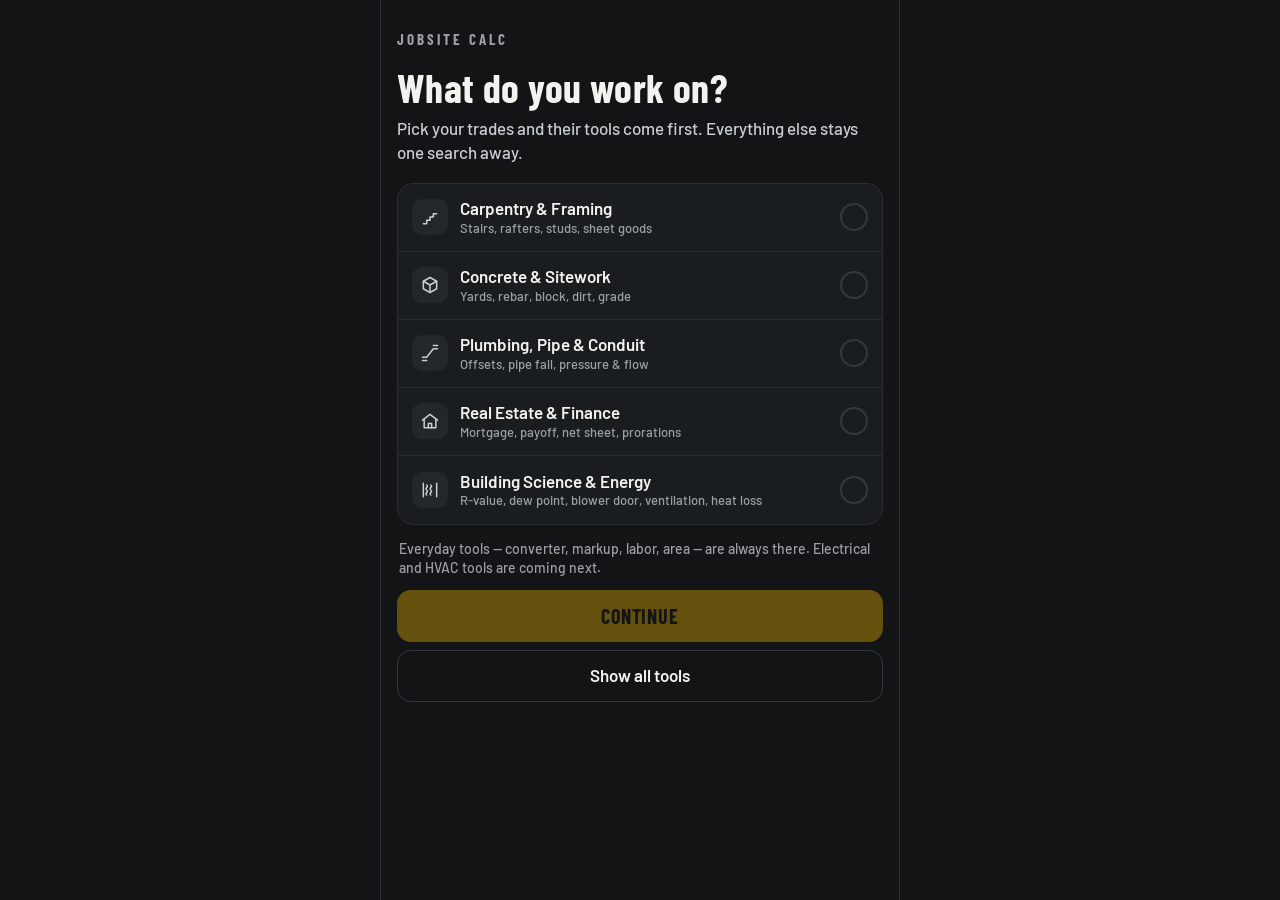
<file: index.html>
<!DOCTYPE html>
<html lang="en" data-theme="dark">
<head>
  <meta charset="utf-8">
  <meta name="viewport" content="width=device-width, initial-scale=1, minimum-scale=1, maximum-scale=1, user-scalable=no, viewport-fit=cover">
  <title>Jobsite Calc</title>
  <meta name="description" content="Offline feet-inch-fraction construction calculator">
  <meta name="theme-color" content="#121416">
  <link rel="manifest" href="manifest.json">
  <link rel="icon" href="icons/icon.svg" type="image/svg+xml">
  <link rel="apple-touch-icon" href="icons/apple-touch-icon.png">
  <meta name="apple-mobile-web-app-capable" content="yes">
  <meta name="mobile-web-app-capable" content="yes">
  <meta name="apple-mobile-web-app-status-bar-style" content="black-translucent">
  <meta name="apple-mobile-web-app-title" content="Jobsite Calc">
  <link rel="preload" href="fonts/barlow-condensed-latin-600-normal.woff2" as="font" type="font/woff2" crossorigin>
  <link rel="stylesheet" href="styles.css">
</head>
<body>

  <!-- ============ Calculator ============ -->
  <main id="screen-calc" class="screen calc" hidden>
    <header class="calc-head">
      <div class="brand">JOBSITE CALC</div>
      <div class="chips">
        <button class="chip" id="modeLabel" data-k="conv" aria-label="Change display units">FT-IN</button>
        <button class="chip" id="precLabel" aria-label="Change fraction precision">1/16"</button>
      </div>
    </header>

    <div class="tape-row">
      <span class="tape-label">TAPE</span>
      <ol id="tape" class="tape" aria-label="Calculator tape"></ol>
    </div>

    <section class="display" id="display" aria-label="Display">
      <div class="expr" id="expr"></div>
      <div class="result" id="result" aria-live="polite">0</div>
      <div class="meta"><span id="metaL"></span><span id="metaR"></span></div>
    </section>

    <!-- Construction Master–style right-angle keys: enter a value then tap to store it;
         tap with nothing entered to solve. Each key shows its stored / solved value. -->
    <div class="strip rt" id="strip">
      <button data-k="rise" class="rt-key"><span class="rt-l">RISE</span><span class="rt-v" id="rt-rise"></span></button>
      <button data-k="run" class="rt-key"><span class="rt-l">RUN</span><span class="rt-v" id="rt-run"></span></button>
      <button data-k="diag" class="rt-key"><span class="rt-l">DIAG</span><span class="rt-v" id="rt-diag"></span></button>
      <button data-k="pitch" class="rt-key"><span class="rt-l">PITCH</span><span class="rt-v" id="rt-pitch"></span></button>
      <button data-k="grade" class="rt-key"><span class="rt-l">GRADE</span><span class="rt-v" id="rt-grade"></span></button>
    </div>

    <div class="keypad cm" id="keypad">
      <button data-k="yd" class="k unit">YDS</button>
      <button data-k="ft" class="k unit">FEET</button>
      <button data-k="in" class="k unit">INCH</button>
      <button data-k="/" class="k unit frac" aria-label="Fraction">/</button>
      <button data-k="bs" class="k fn" aria-label="Backspace"><svg viewBox="0 0 24 24" aria-hidden="true"><path d="M9 5h11v14H9l-6-7z"/><path d="M12 9l5 6M17 9l-5 6"/></svg></button>

      <button data-k="7" class="k">7</button>
      <button data-k="8" class="k">8</button>
      <button data-k="9" class="k">9</button>
      <button data-k="÷" class="k op">÷</button>
      <button data-k="ac" class="k fn txt">ON/C</button>

      <button data-k="4" class="k">4</button>
      <button data-k="5" class="k">5</button>
      <button data-k="6" class="k">6</button>
      <button data-k="×" class="k op">×</button>
      <button data-k="conv" class="k fn txt">CONV</button>

      <button data-k="1" class="k">1</button>
      <button data-k="2" class="k">2</button>
      <button data-k="3" class="k">3</button>
      <button data-k="−" class="k op">−</button>
      <button data-k="more" class="k fn txt" aria-label="Metric, square, cubic and more functions">MORE</button>

      <button data-k="0" class="k">0</button>
      <button data-k="." class="k">.</button>
      <button data-k="neg" class="k fn" aria-label="Plus or minus">±</button>
      <button data-k="+" class="k op">+</button>
      <button data-k="=" class="k eq">=</button>
    </div>

    <div class="more" id="more" hidden>
      <div class="more-grid">
        <button data-k="m" class="pill">m</button>
        <button data-k="cm" class="pill">cm</button>
        <button data-k="mm" class="pill">mm</button>
        <button data-k="√" class="k fn">√</button>
        <button data-k="sq ft" class="pill">sq ft</button>
        <button data-k="sq in" class="pill">sq in</button>
        <button data-k="sq yd" class="pill">sq yd</button>
        <button data-k="sq m" class="pill">sq m</button>
        <button data-k="cu ft" class="pill">cu ft</button>
        <button data-k="cu yd" class="pill">cu yd</button>
        <button data-k="cu in" class="pill">cu in</button>
        <button data-k="cu m" class="pill">cu m</button>
        <button data-k="(" class="k fn">(</button>
        <button data-k=")" class="k fn">)</button>
        <button data-k="²" class="k fn">x²</button>
        <button data-k="close" class="k eq txt sm">CLOSE</button>
      </div>
    </div>
  </main>

  <!-- ============ Tools list ============ -->
  <main id="screen-tools" class="screen scroll" hidden>
    <h1 class="page-title">Tools</h1>
    <label class="search">
      <svg viewBox="0 0 24 24" aria-hidden="true"><circle cx="11" cy="11" r="7"/><path d="M16.5 16.5L21 21"/></svg>
      <input type="search" id="toolSearch" aria-label="Search tools" placeholder="Search — stairs, offset, mortgage…" autocomplete="off">
    </label>
    <div id="tiles"></div>
  </main>

  <!-- ============ Single tool ============ -->
  <main id="screen-tool" class="screen scroll" hidden>
    <header class="bar">
      <button class="back" data-go="tools"><svg viewBox="0 0 24 24" aria-hidden="true"><path d="M15 6l-6 6 6 6"/></svg>Tools</button>
      <h1 id="toolTitle"></h1>
      <div class="bar-r">
        <button class="icon-btn star" id="toolFav" aria-pressed="false" aria-label="Add to favorites"><svg viewBox="0 0 24 24" aria-hidden="true"><path d="M12 3.5l2.6 5.3 5.9.9-4.3 4.1 1 5.8-5.2-2.8-5.2 2.8 1-5.8-4.3-4.1 5.9-.9z"/></svg></button>
        <button class="link" id="toolClear">Clear</button>
      </div>
    </header>
    <div id="toolBody"></div>
  </main>

  <!-- ============ Jobs ============ -->
  <main id="screen-jobs" class="screen scroll" hidden>
    <h1 class="page-title">Jobs</h1>
    <div id="jobsBody"></div>
  </main>

  <main id="screen-job" class="screen scroll" hidden>
    <header class="bar">
      <button class="back" data-go="jobs"><svg viewBox="0 0 24 24" aria-hidden="true"><path d="M15 6l-6 6 6 6"/></svg>Jobs</button>
      <h1 id="jobTitle"></h1>
      <button class="icon-btn" id="jobShare" aria-label="Share takeoff"><svg viewBox="0 0 24 24" aria-hidden="true"><path d="M12 4v11M8 8l4-4 4 4M5 14v5h14v-5"/></svg></button>
    </header>
    <div id="jobBody"></div>
  </main>

  <!-- ============ Settings ============ -->
  <main id="screen-settings" class="screen scroll" hidden>
    <h1 class="page-title">Settings</h1>
    <div id="settingsBody"></div>
  </main>

  <!-- ============ First launch: pick your trades ============ -->
  <main id="screen-welcome" class="screen scroll" hidden>
    <div id="welcomeBody"></div>
  </main>

  <!-- ============ Bottom tab bar ============ -->
  <nav class="tabbar" aria-label="Main">
    <button class="tab" data-go="calc" id="navCalc"><svg viewBox="0 0 24 24" aria-hidden="true"><rect x="5" y="3" width="14" height="18" rx="2"/><path d="M8 7h8M8 12h1M12 12h1M15 12h1M8 16h1M12 16h1M15 16h1"/></svg><span>CALC</span></button>
    <button class="tab" data-go="tools" id="navTools"><svg viewBox="0 0 24 24" aria-hidden="true"><rect x="4" y="4" width="7" height="7" rx="1.5"/><rect x="13" y="4" width="7" height="7" rx="1.5"/><rect x="4" y="13" width="7" height="7" rx="1.5"/><rect x="13" y="13" width="7" height="7" rx="1.5"/></svg><span>TOOLS</span></button>
    <button class="tab" data-go="jobs" id="navJobs"><svg viewBox="0 0 24 24" aria-hidden="true"><rect x="5" y="4" width="14" height="17" rx="2"/><path d="M9 3h6v3H9zM9 11h6M9 15h4"/></svg><span>JOBS</span></button>
    <button class="tab" data-go="settings" id="navSettings"><svg viewBox="0 0 24 24" aria-hidden="true"><path d="M4 7h9M17 7h3M4 17h3M11 17h9"/><circle cx="15" cy="7" r="2"/><circle cx="9" cy="17" r="2"/></svg><span>SETTINGS</span></button>
  </nav>

  <!-- ============ Measurement entry sheet ============ -->
  <div class="sheet" id="sheet" hidden>
    <div class="grabber" aria-hidden="true"></div>
    <div class="readout">
      <div class="readout-head">
        <span class="sheet-label" id="sheetLabel"></span>
        <span class="sheet-hint" id="sheetHint"></span>
        <button class="link" data-fk="done">Done</button>
      </div>
      <div class="sheet-val-row"><span class="sheet-val" id="sheetVal"></span><span class="caret" aria-hidden="true"></span></div>
    </div>
    <div class="fkeys" id="fkeys">
      <button data-fk="7" class="k">7</button>
      <button data-fk="8" class="k">8</button>
      <button data-fk="9" class="k">9</button>
      <button data-fk="ft" class="k unit u-only">FT</button>

      <button data-fk="4" class="k">4</button>
      <button data-fk="5" class="k">5</button>
      <button data-fk="6" class="k">6</button>
      <button data-fk="in" class="k unit u-only">IN</button>

      <button data-fk="1" class="k">1</button>
      <button data-fk="2" class="k">2</button>
      <button data-fk="3" class="k">3</button>
      <button data-fk="/" class="k unit" aria-label="Fraction">a/b</button>

      <button data-fk="." class="k">.</button>
      <button data-fk="0" class="k">0</button>
      <button data-fk="bs" class="k fn" aria-label="Backspace"><svg viewBox="0 0 24 24" aria-hidden="true"><path d="M9 5h11v14H9l-6-7z"/><path d="M12 9l5 6M17 9l-5 6"/></svg></button>
      <button data-fk="ans" class="k fn txt sm">ANS</button>

      <button data-fk="clr" class="k fn txt sm">CLEAR</button>
      <button data-fk="neg" class="k fn" aria-label="Plus or minus">±</button>
      <button data-fk="next" class="k eq txt next" id="nextKey">NEXT</button>
    </div>
  </div>

  <div class="toast" id="toast" hidden></div>

  <script src="calc.js"></script>
  <script src="app.js"></script>
</body>
</html>
</file>
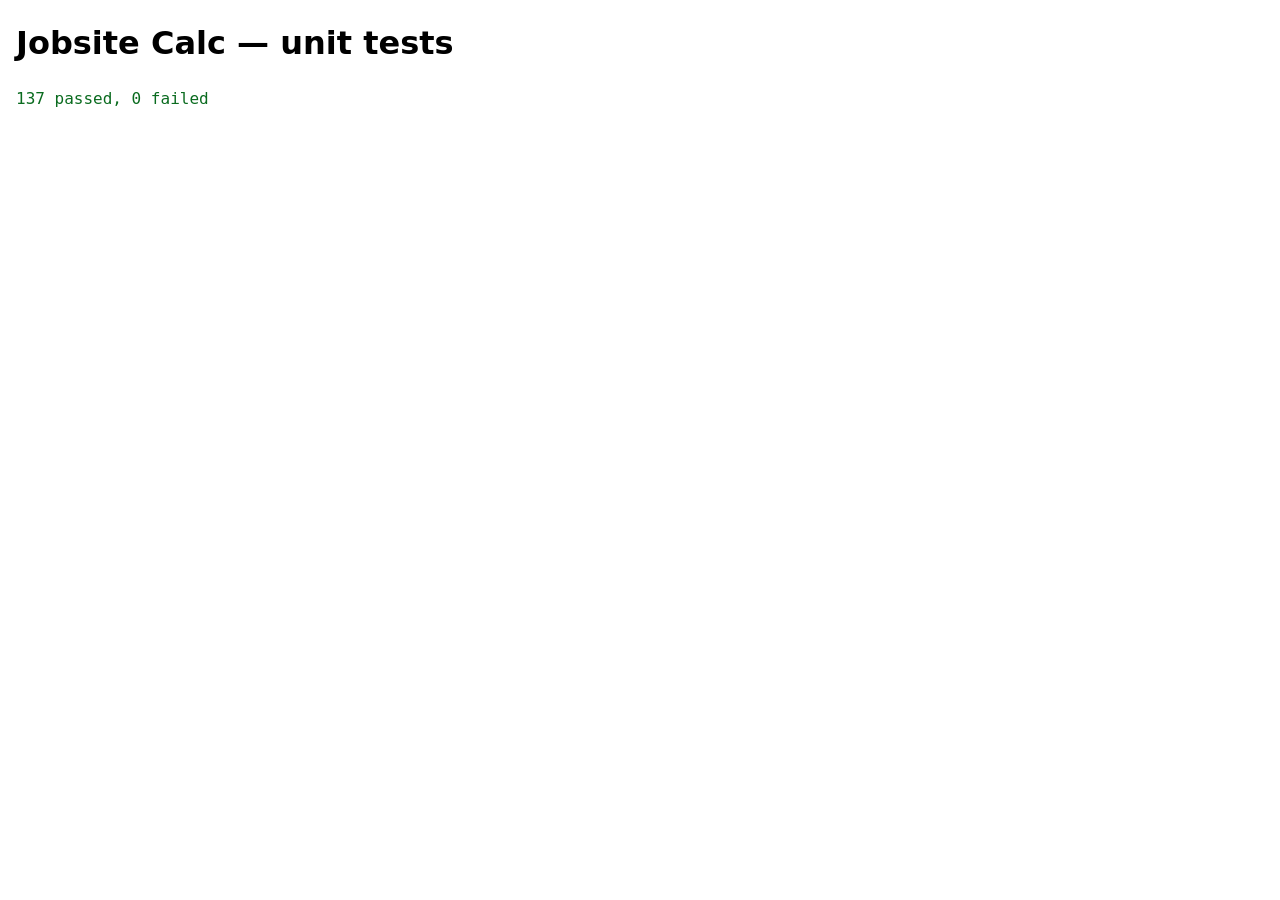
<file: tests/index.html>
<!DOCTYPE html>
<html lang="en">
<head><meta charset="utf-8"><meta name="viewport" content="width=device-width, initial-scale=1"><title>Calc tests</title>
<style>body{font:16px/1.4 system-ui,sans-serif;margin:16px;background:#fff;color:#000}pre{white-space:pre-wrap}.ok{color:#0a6b1f}.bad{color:#b00000}</style></head>
<body>
<h1>Jobsite Calc — unit tests</h1>
<pre id="out"></pre>
<script>
  const lines = [];
  const orig = console.log;
  console.log = (s) => { lines.push(s); orig(s); };
</script>
<script src="../calc.js"></script>
<script src="calc.test.js"></script>
<script>
  const r = window.TEST_RESULT;
  const out = document.getElementById('out');
  out.textContent = lines.join('\n');
  out.className = r.fail ? 'bad' : 'ok';
</script>
</body>
</html>
</file>
<file: styles.css>
/* Jobsite Calc — "Graphite & Safety Yellow" (v6)
 * Simple industrial look: graphite grounds, one accent (safety yellow) for answers and the main action,
 * Barlow Condensed for numbers/labels, Barlow for text. Fonts ship with the app (offline). */

@font-face { font-family: 'Barlow'; font-weight: 500; font-style: normal; font-display: swap; src: url(fonts/barlow-latin-500-normal.woff2) format('woff2'); }
@font-face { font-family: 'Barlow'; font-weight: 600; font-style: normal; font-display: swap; src: url(fonts/barlow-latin-600-normal.woff2) format('woff2'); }
@font-face { font-family: 'Barlow'; font-weight: 700; font-style: normal; font-display: swap; src: url(fonts/barlow-latin-700-normal.woff2) format('woff2'); }
@font-face { font-family: 'Barlow Condensed'; font-weight: 600; font-style: normal; font-display: swap; src: url(fonts/barlow-condensed-latin-600-normal.woff2) format('woff2'); }
@font-face { font-family: 'Barlow Condensed'; font-weight: 700; font-style: normal; font-display: swap; src: url(fonts/barlow-condensed-latin-700-normal.woff2) format('woff2'); }

/* ---------- tokens: Graphite (night) — the only theme ---------- */
:root {
  --bg: #121416;
  --surface: #1A1D20;
  --surface-2: #1C1F22;
  --raised: #23272B;
  --fn: #2B2F33;
  --ico-bg: #23272B;
  --line: #2A2E33;
  --line-2: #33383D;
  --text: #F2F2EF;
  --text-2: #C9CED2;
  --muted: #9BA1A6;
  --faint: #8A9095;
  --ghost: #6B7278;
  --display: #0A0B0C;
  --display-line: #2A2E33;
  --display-sub: #9BA1A6;
  --unit-bg: #2F3A45;
  --unit-fg: #D6E4F2;
  --op-bg: transparent;
  --op-border: #3A4046;
  --op-fg: #F2F2EF;
  --num-border: transparent;
  --accent: #FFC400;
  --accent-fg: #121416;
  --tab-bg: #16181B;
  --tab-fg: #9BA1A6;
  --tab-active: #FFC400;
  --seg-on-bg: #F2F2EF;
  --seg-on-fg: #121416;
  --warn-bg: #3A1B1B; --warn-fg: #FFB4A8; --warn-line: #7A2E2E;
  --ok-bg: #13301F; --ok-fg: #9BE3B4; --ok-line: #1F5A36;
  --danger: #FF8A80;
  --key-h: clamp(48px, 7vh, 58px);
  --gap: 8px;
  --cond: 'Barlow Condensed', 'Arial Narrow', 'Helvetica Neue', sans-serif;
  --sans: 'Barlow', -apple-system, 'Helvetica Neue', sans-serif;
  color-scheme: dark;
}
/* ---------- base ---------- */
* { box-sizing: border-box; }
html, body { margin: 0; height: 100%; }
/* No zooming, like any calculator: pinch and double-tap zoom are off everywhere. */
html, body { touch-action: pan-x pan-y; overscroll-behavior: none; }
body {
  background: var(--bg);
  color: var(--text);
  font: 500 17px/1.3 var(--sans);
  display: flex;
  flex-direction: column;
  height: 100dvh;
  overflow: hidden;
  padding: env(safe-area-inset-top) env(safe-area-inset-right) 0 env(safe-area-inset-left);
  -webkit-text-size-adjust: 100%;
  -webkit-tap-highlight-color: transparent;
  -webkit-user-select: none;
  user-select: none;
  -webkit-touch-callout: none;
}
input { -webkit-user-select: text; user-select: text; }
button { font: inherit; color: inherit; touch-action: manipulation; cursor: pointer; -webkit-user-select: none; user-select: none; }
[hidden] { display: none !important; }
:focus { outline: none; }
:focus-visible { outline: 3px solid var(--accent); outline-offset: 2px; }
svg { fill: none; stroke: currentColor; stroke-width: 1.8; stroke-linecap: round; stroke-linejoin: round; }

.screen { flex: 1; min-height: 0; }
.screen.scroll { overflow-y: auto; -webkit-overflow-scrolling: touch; padding: 12px 16px 28px; }
body.sheet-open .screen.scroll { padding-bottom: 62vh; }

.page-title { margin: 4px 0 14px; font: 700 40px/1.1 var(--cond); letter-spacing: 0.01em; }
.label, .group-title {
  margin: 20px 0 8px; font: 600 14px/1 var(--cond); letter-spacing: 0.18em; color: var(--faint); text-transform: uppercase;
}

/* ---------- bottom tab bar ---------- */
.tabbar {
  flex: none;
  display: grid;
  grid-template-columns: repeat(4, minmax(0, 1fr));
  gap: 4px;
  padding: 6px 8px calc(6px + env(safe-area-inset-bottom));
  background: var(--tab-bg);
  border-top: 1px solid var(--line);
}
.tab {
  position: relative;
  min-height: 50px;
  border: 0;
  background: none;
  color: var(--tab-fg);
  display: flex; flex-direction: column; align-items: center; justify-content: center; gap: 3px;
  font: 600 12.5px/1 var(--cond); letter-spacing: 0.1em;
}
.tab svg { width: 24px; height: 24px; }
.tab.active { color: var(--tab-active); }

/* ---------- calculator ---------- */
.calc {
  position: relative;
  display: flex;
  flex-direction: column;
  gap: 10px;
  padding: 6px 16px 12px;
  overflow: hidden;
}
.calc-head { display: flex; align-items: center; justify-content: space-between; min-height: 44px; }
.brand { font: 700 15px/1 var(--cond); letter-spacing: 0.2em; color: var(--muted); }
.chips { display: flex; gap: 8px; }
.chip {
  height: 44px; padding: 0 14px; border-radius: 999px; border: 1px solid var(--line-2); background: transparent;
  color: var(--text-2); font: 600 16px/1 var(--cond); letter-spacing: 0.04em; white-space: nowrap;
}

.tape-row { display: flex; align-items: center; gap: 8px; height: 44px; flex: none; }
.tape-label { font: 600 13px/1 var(--cond); letter-spacing: 0.16em; color: var(--faint); flex: none; }
.tape {
  list-style: none; margin: 0; padding: 0; display: flex; gap: 8px; overflow-x: auto; flex: 1; min-width: 0;
  scrollbar-width: none;
}
.tape::-webkit-scrollbar { display: none; }
.tape li {
  flex: none; height: 44px; display: flex; align-items: center; padding: 0 14px; border-radius: 12px;
  border: 1px solid var(--line-2); background: var(--surface-2); color: var(--text-2);
  font: 600 16px/1 var(--sans); white-space: nowrap; cursor: pointer;
}
.tape li.latest { border-color: var(--accent); color: var(--text); }
.tape li:active { background: var(--accent); color: var(--accent-fg); }
.tape li.empty { border-style: dashed; color: var(--faint); cursor: default; font-weight: 500; }

.display {
  flex: 1 1 110px;          /* shares spare height with the keypad (1 : 3) */
  min-height: 60px;
  container-type: size;    /* lets the answer size itself to this box */
  border-radius: 18px;
  background: var(--display);
  border: 1px solid var(--display-line);
  padding: 12px 18px 10px;
  display: flex; flex-direction: column; justify-content: space-between; gap: 2px;
  text-align: right;
}
.display .expr {
  font: 500 clamp(14px, 2.2dvh, 18px)/1.25 var(--sans); color: var(--display-sub); min-height: 23px; word-break: break-word;
  font-variant-numeric: tabular-nums;
}
.display .expr .cursor { display: inline-block; width: 3px; height: 1em; background: var(--accent); vertical-align: -2px; margin-left: 2px; animation: blink 1s steps(1) infinite; }
@keyframes blink { 50% { opacity: 0; } }
.display .result {
  font: 600 clamp(30px, min(15vw, 7.2dvh), 64px)/1.05 var(--cond); color: var(--accent); letter-spacing: 0.01em;
  font-size: clamp(24px, min(15vw, 7.2dvh, 46cqh), 64px);   /* never taller than the display */
  white-space: nowrap; overflow-x: auto; overflow-y: hidden; scrollbar-width: none;
}
.display .result::-webkit-scrollbar { display: none; }
.display .result.preview { opacity: 0.55; }
.display .result.error { color: #FF8A80; font: 600 18px/1.3 var(--sans); white-space: normal; }
.display .meta { display: flex; justify-content: space-between; gap: 12px; font: 600 13px/1 var(--cond); letter-spacing: 0.14em; color: #8A9095; min-height: 13px; }

.strip { display: grid; grid-template-columns: repeat(4, minmax(44px, 1fr)) minmax(0, 1.7fr); gap: 6px; flex: none; }
.pill {
  height: 44px; border-radius: 10px; border: 1px solid var(--line-2); background: transparent; color: var(--text-2);
  font: 600 17px/1 var(--cond); padding: 0 4px; white-space: nowrap;
}
.pill.wide { font-size: 16px; overflow: hidden; text-overflow: ellipsis; }
.pill:active { background: var(--accent); color: var(--accent-fg); border-color: var(--accent); }

.keypad, .fkeys { display: grid; grid-template-columns: repeat(4, minmax(0, 1fr)); grid-auto-rows: var(--key-h); gap: var(--gap); flex: none; }
.k {
  border: 1px solid var(--num-border); border-radius: 14px; background: var(--raised); color: var(--text);
  font: 600 32px/1 var(--cond); padding: 0; min-width: 0;
  display: flex; align-items: center; justify-content: center;
}
.k svg { width: 28px; height: 28px; }
.k.unit { border-color: transparent; background: var(--unit-bg); color: var(--unit-fg); font: 700 22px/1 var(--cond); letter-spacing: 0.06em; }
.k.fn { border-color: transparent; background: var(--fn); color: var(--text); }
.k.txt { font: 700 22px/1 var(--cond); letter-spacing: 0.06em; }
.k.sm { font-size: 18px; letter-spacing: 0.08em; }
.k.op { background: var(--op-bg); border: 1.5px solid var(--op-border); color: var(--op-fg); font: 500 30px/1 var(--sans); }
.k.eq { border-color: transparent; background: var(--accent); color: var(--accent-fg); font: 600 34px/1 var(--sans); }
.k.eq.txt { font: 700 20px/1 var(--cond); letter-spacing: 0.05em; }
.keypad .k.eq { grid-column: span 3; }
/* The calculator keypad stretches to fill the screen: 6 equal rows, never scrolls. */
.keypad { flex: 3 1 320px; min-height: 0; max-height: 480px; grid-auto-rows: auto; grid-template-rows: repeat(6, minmax(0, 1fr)); }
.keypad .k { font-size: clamp(20px, 4dvh, 34px); }
.keypad .k.op { font-size: clamp(20px, 3.8dvh, 32px); }
.keypad .k.eq { font-size: clamp(22px, 4.2dvh, 36px); }
.keypad .k.unit, .keypad .k.txt { font-size: clamp(15px, 2.7dvh, 22px); }
.keypad .k.sm { font-size: clamp(13px, 2.2dvh, 18px); }
.keypad .k svg { width: clamp(20px, 3.4dvh, 28px); height: clamp(20px, 3.4dvh, 28px); }
.k:active { transform: scale(0.96); filter: brightness(1.25); }

/* Construction Master layout: 5 columns × 5 rows (units row on top, ON/C · CONV · MORE · = on the right). */
.keypad.cm { grid-template-columns: repeat(5, minmax(0, 1fr)); grid-template-rows: repeat(5, minmax(0, 1fr)); max-height: 440px; }
.keypad.cm .k.eq { grid-column: auto; }
.keypad.cm .k.unit { letter-spacing: 0.02em; }
.keypad.cm .k.frac { font: 600 clamp(24px, 4.4dvh, 36px)/1 var(--sans); }
.keypad.cm .k.txt { font-size: clamp(14px, 2.4dvh, 19px); letter-spacing: 0.02em; }

/* Rise / Run / Diag / Pitch / Grade keys, each showing its value */
.strip.rt { grid-template-columns: repeat(5, minmax(0, 1fr)); }
.rt-key {
  height: 48px; min-width: 0; padding: 2px 3px; border-radius: 10px;
  border: 1px solid var(--line-2); background: var(--surface-2); color: var(--text-2);
  display: flex; flex-direction: column; align-items: center; justify-content: center; gap: 2px;
}
.rt-l { font: 700 15px/1 var(--cond); letter-spacing: 0.08em; }
.rt-v { font: 600 13px/1 var(--cond); color: var(--muted); max-width: 100%; overflow: hidden; text-overflow: ellipsis; white-space: nowrap; min-height: 13px; }
.rt-key.set { border-color: var(--accent); }
.rt-key.set .rt-v { color: var(--accent); }
.rt-key.solved .rt-v { color: var(--text); }
.rt-key:active { background: var(--accent); color: var(--accent-fg); border-color: var(--accent); }
.rt-key:active .rt-v { color: var(--accent-fg); }

.more {
  position: absolute; left: 16px; right: 16px; bottom: 12px; z-index: 5;
  background: var(--surface); border: 1px solid var(--line-2); border-radius: 18px; padding: 10px;
  box-shadow: 0 -12px 32px rgba(0, 0, 0, 0.45);
}
.more-grid { display: grid; grid-template-columns: repeat(4, minmax(0, 1fr)); grid-auto-rows: 48px; gap: 8px; }
.more-grid .pill { height: 48px; }
.more-grid .k { font-size: 26px; }
.more-grid .k.txt { font-size: 18px; }

/* ---------- tools list ---------- */
.search {
  display: flex; align-items: center; gap: 10px; height: 52px; padding: 0 16px; border-radius: 14px;
  background: var(--surface-2); border: 1px solid var(--line-2); color: var(--muted);
}
.search svg { width: 20px; height: 20px; flex: none; stroke-width: 2; }
.search input {
  flex: 1; min-width: 0; height: 50px; border: 0; background: transparent; color: var(--text);
  font: 500 17px/1 var(--sans); outline: none; -webkit-appearance: none; appearance: none;
}
.search input::placeholder { color: var(--faint); }
.recent { display: grid; grid-template-columns: repeat(3, minmax(0, 1fr)); gap: 8px; }
.recent-card {
  height: 84px; padding: 12px; border-radius: 14px; background: var(--surface-2); border: 1px solid var(--line-2);
  display: flex; flex-direction: column; justify-content: space-between; align-items: flex-start; text-align: left; color: var(--text);
}
.recent-card svg { width: 24px; height: 24px; color: var(--accent); }
.recent-card span { font: 600 18px/1.1 var(--cond); }
.list { border-radius: 16px; background: var(--surface); border: 1px solid var(--line); overflow: hidden; }
.tool-row {
  width: 100%; min-height: 60px; padding: 8px 14px; display: flex; align-items: center; gap: 12px;
  border: 0; border-bottom: 1px solid var(--line); background: transparent; color: var(--text); text-align: left;
}
.tool-row:last-child { border-bottom: 0; }
.tool-row:active { background: var(--raised); }
.ico { width: 36px; height: 36px; flex: none; border-radius: 10px; background: var(--ico-bg); color: var(--text-2); display: flex; align-items: center; justify-content: center; }
.ico svg { width: 20px; height: 20px; }
.names { flex: 1; min-width: 0; display: flex; flex-direction: column; gap: 1px; }
.names .n { font: 600 17px/1.2 var(--sans); }
.names .d { font: 500 13px/1.25 var(--sans); color: var(--muted); }
.chev { width: 18px; height: 18px; flex: none; color: var(--ghost); stroke-width: 2; }
.no-match { color: var(--muted); padding: 24px 4px; text-align: center; }
.badge { flex: none; padding: 4px 8px; border-radius: 6px; background: var(--accent); color: var(--accent-fg); font: 700 12px/1 var(--cond); letter-spacing: 0.1em; }

/* ---------- tool screen ---------- */
.bar { display: grid; grid-template-columns: 104px minmax(0, 1fr) 104px; align-items: center; min-height: 44px; margin-bottom: 12px; }
.bar h1 { margin: 0; text-align: center; font: 700 22px/1.1 var(--cond); letter-spacing: 0.02em; white-space: nowrap; overflow: hidden; text-overflow: ellipsis; }
.back { height: 44px; display: flex; align-items: center; gap: 2px; border: 0; background: none; color: var(--text-2); font: 600 17px/1 var(--sans); padding: 0; }
.back svg { width: 22px; height: 22px; stroke-width: 2; }
.link { justify-self: end; min-height: 44px; min-width: 56px; padding: 0 4px; border: 0; background: none; color: var(--muted); font: 600 16px/1 var(--sans); }
.icon-btn { justify-self: end; width: 44px; height: 44px; border: 0; background: none; color: var(--text-2); display: flex; align-items: center; justify-content: center; }
.icon-btn svg { width: 22px; height: 22px; stroke-width: 1.9; }

.seg { display: grid; grid-auto-flow: column; grid-auto-columns: minmax(0, 1fr); gap: 4px; padding: 4px; min-height: 48px; border-radius: 12px; background: var(--surface-2); border: 1px solid var(--line); }
.seg button { border: 0; border-radius: 9px; background: transparent; color: var(--text-2); font: 600 17px/1.1 var(--cond); letter-spacing: 0.03em; padding: 4px 6px; min-height: 40px; }
.seg button.on { background: var(--seg-on-bg); color: var(--seg-on-fg); font-weight: 700; }
.pills { display: flex; gap: 8px; overflow-x: auto; scrollbar-width: none; padding-bottom: 2px; }
.pills::-webkit-scrollbar { display: none; }
.pills button { flex: none; height: 44px; padding: 0 18px; border-radius: 999px; border: 1px solid var(--line-2); background: transparent; color: var(--text-2); font: 600 17px/1 var(--cond); white-space: nowrap; }
.pills button.on { background: var(--seg-on-bg); color: var(--seg-on-fg); border-color: var(--seg-on-bg); font-weight: 700; }
.opts { display: flex; flex-wrap: wrap; gap: 6px; }
.opts button { min-height: 44px; padding: 0 14px; border-radius: 10px; border: 1px solid var(--line-2); background: transparent; color: var(--text-2); font: 600 16px/1.1 var(--cond); }
.opts button.on { background: var(--seg-on-bg); color: var(--seg-on-fg); border-color: var(--seg-on-bg); }

.out { display: grid; grid-template-columns: repeat(2, minmax(0, 1fr)); gap: 8px; margin-top: 12px; }
.out .hero {
  grid-column: 1 / -1;
  border-radius: 18px; background: var(--display); border: 1px solid var(--display-line); padding: 14px 18px;
  display: flex; flex-direction: column; gap: 4px; color: #F2F2EF;
}
.out .hero .r-label { font: 600 14px/1 var(--cond); letter-spacing: 0.18em; color: #8A9095; text-transform: uppercase; }
.out .hero .r-val { font: 600 clamp(40px, 13vw, 60px)/1.05 var(--cond); color: #FFC400; overflow-wrap: anywhere; }
.out .hero .r-sub { font: 500 15px/1.3 var(--sans); color: #C9CED2; }
.out .hero[data-v] { cursor: pointer; }
.out .hero-actions { display: flex; gap: 8px; margin-top: 8px; }
.out .hero-actions button {
  flex: 1; height: 44px; border-radius: 12px; border: 1px solid #3A4046; background: transparent; color: #F2F2EF;
  font: 600 16px/1 var(--sans); display: flex; align-items: center; justify-content: center; gap: 6px;
}
.out .hero-actions svg { width: 18px; height: 18px; stroke-width: 2; }
.out .hero.empty { min-height: 88px; justify-content: center; }
.out .hero .hint { font: 500 17px/1.35 var(--sans); color: #C9CED2; }
.out .hero .hint.bad { color: #FFB4A8; }

.out .row {
  border-radius: 14px; background: var(--surface); border: 1px solid var(--line); padding: 10px 14px; min-height: 64px;
  display: flex; flex-direction: column; justify-content: space-between; gap: 2px; min-width: 0;
}
.out .row .r-label { font: 500 13px/1.25 var(--sans); color: var(--muted); }
.out .row .r-val { font: 600 24px/1.1 var(--cond); color: var(--text); overflow-wrap: anywhere; }
.out .row .r-sub { font: 500 12px/1.25 var(--sans); color: var(--faint); overflow-wrap: anywhere; }
.out .row.wide, .out .row.list, .out .note-row { grid-column: 1 / -1; }
.out .row[data-v] { cursor: pointer; }
.out .row[data-v]:active, .out .hero[data-v]:active { filter: brightness(1.2); }
.out .row.list ol { margin: 6px 0 0; padding-left: 24px; font: 600 18px/1.5 var(--cond); font-variant-numeric: tabular-nums; }
.note-row { border-radius: 12px; padding: 10px 14px; font: 500 16px/1.35 var(--sans); }
.note-row.warn { background: var(--warn-bg); color: var(--warn-fg); border: 1px solid var(--warn-line); font-weight: 600; }
.note-row.ok { background: var(--ok-bg); color: var(--ok-fg); border: 1px solid var(--ok-line); font-weight: 600; }
.note-row.info { background: var(--surface-2); color: var(--text-2); border: 1px solid var(--line); }

.fields { border-radius: 16px; background: var(--surface); border: 1px solid var(--line); overflow: hidden; }
.field {
  width: 100%; min-height: 56px; padding: 6px 16px; display: flex; align-items: center; gap: 10px;
  border: 0; border-bottom: 1px solid var(--line); background: transparent; color: var(--text); text-align: left;
}
.fields > :last-child { border-bottom: 0; }
.field .f-label { flex: 1; min-width: 0; display: flex; flex-direction: column; gap: 1px; }
.field .f-name { font: 500 17px/1.2 var(--sans); color: var(--text-2); }
.field .f-hint { font: 500 12px/1.2 var(--sans); color: var(--faint); }
.field .f-val { font: 600 26px/1 var(--cond); color: var(--text); text-align: right; max-width: 55%; overflow-wrap: anywhere; }
.field .f-val.placeholder { font: 500 18px/1.1 var(--sans); color: var(--ghost); }
.field .f-val.default { font: 600 22px/1 var(--cond); color: var(--muted); }
.unit-chip { flex: none; min-width: 30px; height: 24px; padding: 0 6px; border-radius: 6px; background: var(--unit-bg); color: var(--unit-fg); font: 700 13px/24px var(--cond); letter-spacing: 0.06em; text-align: center; }
.field.active { box-shadow: inset 0 0 0 2px var(--accent); border-radius: 14px; background: var(--raised); }
.field.bad .f-val { color: var(--danger); }
.choice { padding: 10px 16px 12px; border-bottom: 1px solid var(--line); display: flex; flex-direction: column; gap: 8px; }
.choice-label { font: 500 15px/1.2 var(--sans); color: var(--muted); }

.tap-note { font: 500 13px/1.3 var(--sans); color: var(--faint); text-align: center; margin: 10px 0 0; }
.note { font: 500 14px/1.4 var(--sans); color: var(--muted); margin: 14px 2px 0; }

/* ---------- buttons, settings, jobs ---------- */
.btn-primary, .btn-outline, .btn-wide {
  width: 100%; min-height: 52px; border-radius: 14px; display: flex; align-items: center; justify-content: center; gap: 8px;
}
.btn-primary { border: 0; background: var(--accent); color: var(--accent-fg); font: 700 20px/1 var(--cond); letter-spacing: 0.04em; }
.btn-outline, .btn-wide { border: 1px solid var(--line-2); background: transparent; color: var(--text); font: 600 17px/1 var(--sans); }
.btn-primary svg, .btn-outline svg { width: 20px; height: 20px; stroke-width: 2.1; }
.btn-wide.danger { color: var(--danger); border-color: var(--danger); }
.stack { display: flex; flex-direction: column; gap: 8px; margin-top: 12px; }
.set-group { margin-bottom: 8px; }
.set-group p { font: 500 14px/1.4 var(--sans); color: var(--muted); margin: 8px 2px 0; }
.set-card { border-radius: 16px; background: var(--surface); border: 1px solid var(--line); padding: 12px; }
.grid3 { display: grid; grid-template-columns: repeat(3, minmax(0, 1fr)); gap: 6px; }
.grid3 button, .grid2 button { min-height: 48px; border-radius: 10px; border: 1px solid var(--line-2); background: transparent; color: var(--text-2); font: 600 18px/1 var(--cond); }
.grid3 button.on, .grid2 button.on { background: var(--seg-on-bg); color: var(--seg-on-fg); border-color: var(--seg-on-bg); }
.grid2 { display: grid; grid-template-columns: repeat(2, minmax(0, 1fr)); gap: 6px; }
.about { font: 500 13px/1.3 var(--sans); color: var(--faint); text-align: center; margin-top: 24px; }
.sub-line { text-align: center; font: 500 14px/1.3 var(--sans); color: var(--muted); margin: -6px 0 12px; }
.mini { display: grid; grid-template-columns: repeat(3, minmax(0, 1fr)); gap: 8px; margin-top: 8px; }
.mini div { border-radius: 12px; background: #1A1D20; padding: 8px 10px; display: flex; flex-direction: column; gap: 2px; }
.mini span:first-child { font: 500 12px/1.2 var(--sans); color: #9BA1A6; }
.mini span:last-child { font: 600 20px/1.1 var(--cond); color: #F2F2EF; }
.item-row { display: flex; align-items: center; gap: 10px; padding: 8px 6px 8px 16px; min-height: 68px; border-bottom: 1px solid var(--line); }
.item-row:last-child { border-bottom: 0; }
.item-row .v { font: 600 22px/1 var(--cond); white-space: nowrap; }
.empty-state { border: 1px dashed var(--line-2); border-radius: 16px; padding: 20px 16px; color: var(--muted); text-align: center; font: 500 16px/1.4 var(--sans); }

/* ---------- measurement entry sheet ---------- */
.sheet {
  position: fixed; left: 0; right: 0; bottom: 0; z-index: 10;
  padding: 8px max(16px, env(safe-area-inset-right)) calc(14px + env(safe-area-inset-bottom)) max(16px, env(safe-area-inset-left));
  background: var(--surface); border-top: 1px solid var(--line-2); border-radius: 22px 22px 0 0;
  box-shadow: 0 -16px 40px rgba(0, 0, 0, 0.45);
  display: flex; flex-direction: column; gap: 10px;
}
.grabber { align-self: center; width: 40px; height: 5px; border-radius: 3px; background: var(--line-2); }
.readout { border-radius: 16px; background: var(--display); border: 1px solid var(--display-line); padding: 4px 8px 10px 16px; }
.readout-head { display: flex; align-items: center; gap: 10px; min-height: 44px; }
.sheet-label { font: 700 15px/1.1 var(--cond); letter-spacing: 0.14em; color: #F2F2EF; text-transform: uppercase; overflow: hidden; text-overflow: ellipsis; white-space: nowrap; }
.sheet-hint { flex: 1; font: 500 13px/1.2 var(--sans); color: #9BA1A6; white-space: nowrap; overflow: hidden; text-overflow: ellipsis; }
.readout .link { color: #FFC400; font-weight: 700; }
.sheet-val-row { display: flex; align-items: center; justify-content: flex-end; gap: 4px; padding-right: 8px; min-height: 46px; }
.sheet-val { font: 600 44px/1 var(--cond); color: #FFC400; overflow-wrap: anywhere; text-align: right; }
.sheet-val.placeholder { font: 600 26px/1 var(--cond); color: #6B7278; }
.caret { width: 3px; height: 38px; background: #FFC400; animation: blink 1s steps(1) infinite; flex: none; }
.fkeys { --key-h: 52px; }
.fkeys .k { font-size: 30px; }
.fkeys .k.unit { font-size: 22px; }
.fkeys .k.txt { font-size: 18px; }
.fkeys .next { grid-column: span 2; }
.fkeys .next { min-width: 0; padding: 0 10px; gap: 8px; }
.fkeys .next .next-t { overflow: hidden; text-overflow: ellipsis; white-space: nowrap; }
.fkeys .next svg { width: 20px; height: 20px; stroke-width: 2.2; }
.sheet.no-units .u-only { visibility: hidden; }

/* ---------- toast ---------- */
.toast {
  position: fixed; left: 50%; top: calc(12px + env(safe-area-inset-top)); transform: translateX(-50%); z-index: 20;
  background: var(--accent); color: var(--accent-fg); border-radius: 12px; padding: 10px 16px;
  font: 700 18px/1.2 var(--cond); letter-spacing: 0.04em; max-width: 90vw; text-align: center;
  box-shadow: 0 8px 24px rgba(0, 0, 0, 0.35);
}

/* ---------- tablets / desktop: keep it phone-shaped ---------- */
@media (min-width: 700px) and (min-height: 600px) {
  body { max-width: 520px; margin: 0 auto; border-left: 1px solid var(--line); border-right: 1px solid var(--line); }
  .sheet { max-width: 520px; margin: 0 auto; }
}

/* ---------- short phones (iPhone SE / mini, Safari with toolbars) ---------- */
@media (max-height: 700px) {
  :root { --gap: 6px; }
  .fkeys { --key-h: 46px; }
  .sheet-val { font-size: 36px; }
  .display { padding: 8px 16px; }
}
@media (max-height: 640px) and (orientation: portrait) {
  /* one row for tape + chips, tighter tab bar: everything still fits */
  .calc {
    display: grid;
    grid-template-columns: minmax(0, 1fr) auto;
    grid-template-rows: 44px minmax(56px, 1fr) 44px minmax(0, 3.4fr);
    grid-template-areas: "tape chips" "display display" "strip strip" "keys keys";
    gap: 8px; column-gap: 8px; padding: 4px 12px 8px;
  }
  .calc-head { display: contents; }
  .brand { display: none; }
  .chips { grid-area: chips; gap: 6px; }
  .chip { padding: 0 10px; font-size: 15px; }
  .tape-row { grid-area: tape; min-width: 0; }
  .tape-label { display: none; }
  .display { grid-area: display; min-height: 0; }
  .strip { grid-area: strip; }
  .keypad { grid-area: keys; max-height: none; gap: 5px; }
  .tabbar { padding: 3px 8px calc(3px + env(safe-area-inset-bottom)); }
  .tab { min-height: 44px; gap: 2px; font-size: 11px; }
  .tab svg { width: 21px; height: 21px; }
}

/* ---------- landscape phones ---------- */
@media (orientation: landscape) and (max-height: 500px) {
  .tabbar { padding: 4px 8px calc(4px + env(safe-area-inset-bottom)); }
  .tab { min-height: 44px; flex-direction: row; gap: 8px; }
  .calc {
    display: grid;
    grid-template-columns: minmax(0, 1fr) minmax(0, 1.1fr);
    grid-template-rows: auto auto minmax(0, 1fr) auto;
    column-gap: 14px; row-gap: 6px;
    padding: 6px 12px 8px;
    --gap: 6px;
  }
  .calc-head { grid-column: 1; grid-row: 1; }
  .tape-row { grid-column: 1; grid-row: 2; }
  .display { grid-column: 1; grid-row: 3; max-height: none; min-height: 0; }
  .strip { grid-column: 1; grid-row: 4; }
  .keypad { grid-column: 2; grid-row: 1 / 5; align-self: stretch; max-height: none; }
  .display .result { font-size: clamp(24px, min(9dvh, 46cqh), 44px); }
  .keypad .k { font-size: clamp(18px, 6dvh, 28px); }
  .keypad .k.op { font-size: clamp(18px, 5.6dvh, 26px); }
  .keypad .k.eq { font-size: clamp(20px, 6.4dvh, 30px); }
  .keypad .k.unit, .keypad .k.txt { font-size: clamp(14px, 4.2dvh, 18px); }
  .more { left: auto; width: 55%; }
  .sheet {
    left: auto; top: 0; width: min(430px, 56vw); border-radius: 22px 0 0 22px; border-top: 0; border-left: 1px solid var(--line-2);
    padding-top: calc(8px + env(safe-area-inset-top));
  }
  .grabber { display: none; }
  .fkeys { --key-h: calc((100dvh - 152px - env(safe-area-inset-bottom) - env(safe-area-inset-top)) / 5); --gap: 6px; }
  .readout-head { min-height: 40px; }
  .readout { padding-bottom: 6px; }
  .sheet-val-row { min-height: 36px; }
  .sheet-val { font-size: 32px; }
  body.sheet-open .screen.scroll { padding-bottom: 28px; padding-right: min(446px, 58vw); }
}

/* ---------- v9: favorites, trades, money ---------- */
.bar-r { justify-self: end; display: flex; align-items: center; }
.bar-r .link { min-width: 52px; }
.star svg { width: 24px; height: 24px; }
.star.on { color: var(--accent); }
.star.on svg { fill: var(--accent); }
body.no-tabs .tabbar { display: none; }
.welcome { max-width: 560px; margin: 0 auto; padding-top: 12px; }
.welcome .brand { margin: 8px 0 18px; }
.welcome .page-title { font-size: clamp(32px, 9vw, 40px); margin-bottom: 8px; }
.lead { margin: 0 0 18px; color: var(--text-2); font: 500 17px/1.4 var(--sans); }
.trade-pick { min-height: 68px; }
.trade-pick .check {
  width: 28px; height: 28px; flex: none; border-radius: 50%; border: 2px solid var(--line-2);
  display: flex; align-items: center; justify-content: center; color: transparent;
}
.trade-pick .check svg { width: 18px; height: 18px; stroke-width: 3; }
.trade-pick.on .check { background: var(--accent); border-color: var(--accent); color: var(--accent-fg); }
.trade-pick.on .ico { color: var(--accent); }
.btn-primary:disabled { opacity: 0.35; }
.more-trades { margin-top: 20px; }
.more-trades summary {
  list-style: none; display: flex; align-items: center; gap: 10px; min-height: 56px; padding: 0 14px;
  border-radius: 16px; border: 1px solid var(--line); background: var(--surface); cursor: pointer;
  font: 600 17px/1.2 var(--sans); color: var(--text);
}
.more-trades summary::-webkit-details-marker { display: none; }
.more-trades summary span { flex: 1; min-width: 0; font: 500 13px/1.25 var(--sans); color: var(--muted); white-space: nowrap; overflow: hidden; text-overflow: ellipsis; }
.more-trades[open] summary .chev { transform: rotate(90deg); }
.trades-link { margin-top: 20px; width: 100%; color: var(--muted); }
.out .hero .r-val.long { font-size: clamp(34px, 10.5vw, 52px); }

/* ---------- how to use (collapsed by default, one per tool) ---------- */
.howto { margin: -4px 0 12px; }
.howto summary {
  list-style: none; display: inline-flex; align-items: center; gap: 6px; min-height: 44px; padding: 0 2px;
  color: var(--muted); font: 600 15px/1 var(--sans); cursor: pointer; -webkit-user-select: none; user-select: none;
}
.howto summary::-webkit-details-marker { display: none; }
.howto summary svg { width: 18px; height: 18px; stroke-width: 2; flex: none; }
.howto summary .chev { width: 16px; height: 16px; transition: transform 0.15s; }
.howto[open] summary { color: var(--text-2); }
.howto[open] summary .chev { transform: rotate(90deg); }
.howto-body {
  padding: 12px 14px; border-radius: 12px; background: var(--surface-2); border: 1px solid var(--line);
  font: 500 15px/1.45 var(--sans); color: var(--text-2);
}
.howto-body p { margin: 0 0 8px; }
.howto-body b { color: var(--text); font-weight: 600; }
.howto-body dl { margin: 10px 0 0; padding-top: 10px; border-top: 1px solid var(--line); display: grid; gap: 6px; }
.howto-body dt { color: var(--text); font-weight: 600; }
.howto-body dd { margin: -4px 0 0; color: var(--muted); }
</file>
